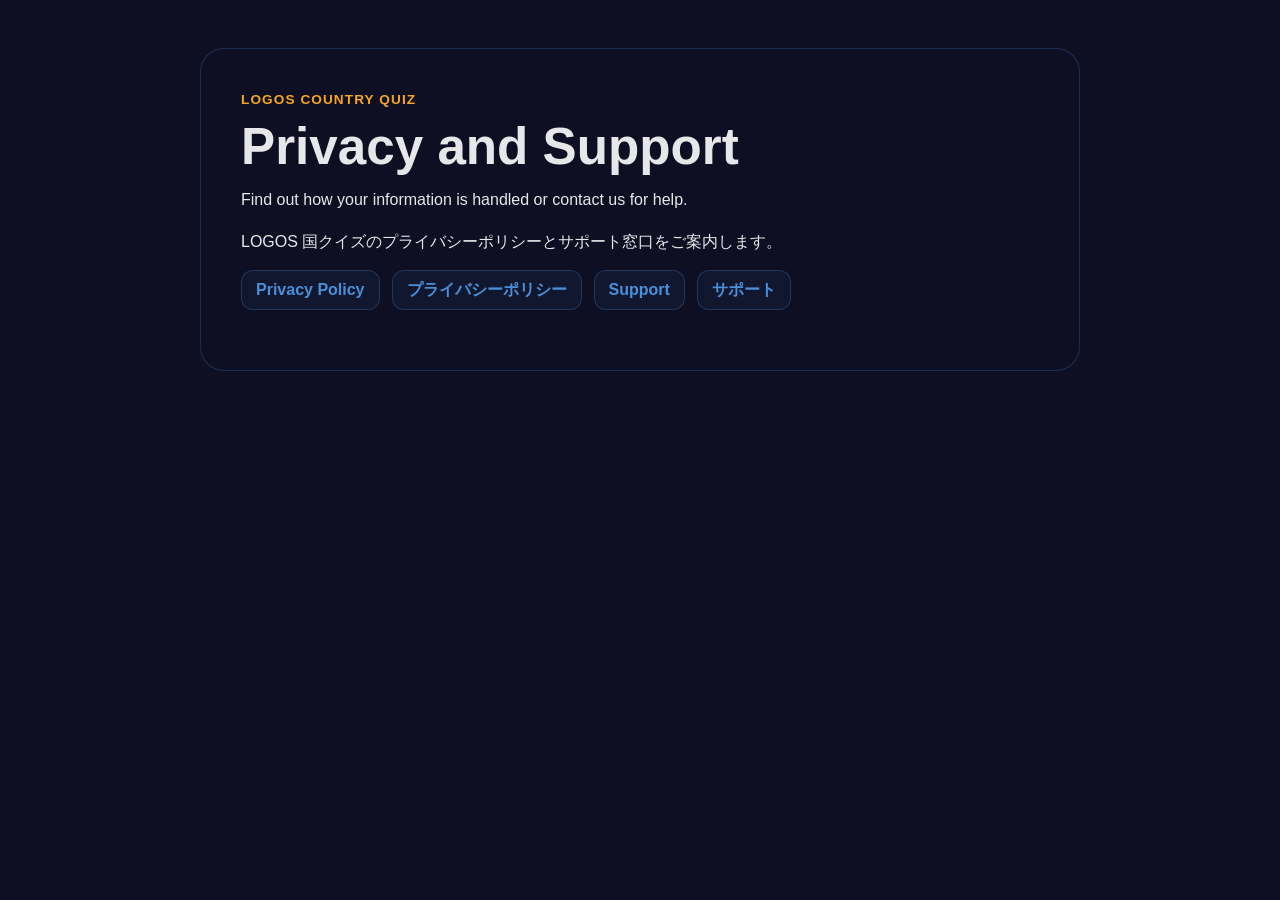
<file: index.html>
<!doctype html>
<html lang="en">
  <head>
    <meta charset="utf-8" />
    <meta name="viewport" content="width=device-width, initial-scale=1" />
    <title>LOGOS Country Quiz — Privacy and Support</title>
    <link rel="stylesheet" href="./styles.css?v=20260918" />
  </head>
  <body>
    <main>
      <section class="policy">
        <p class="eyebrow">LOGOS Country Quiz</p>
        <h1>Privacy and Support</h1>
        <p>Find out how your information is handled or contact us for help.</p>
        <p lang="ja">LOGOS 国クイズのプライバシーポリシーとサポート窓口をご案内します。</p>
        <div class="language-links">
          <a href="./flag-quiz/privacy/">Privacy Policy</a>
          <a href="./flag-quiz/privacy-ja/" lang="ja" hreflang="ja">プライバシーポリシー</a>
          <a href="./flag-quiz/support/">Support</a>
          <a href="./flag-quiz/support-ja/" lang="ja" hreflang="ja">サポート</a>
        </div>
      </section>
    </main>
  </body>
</html>
</file>
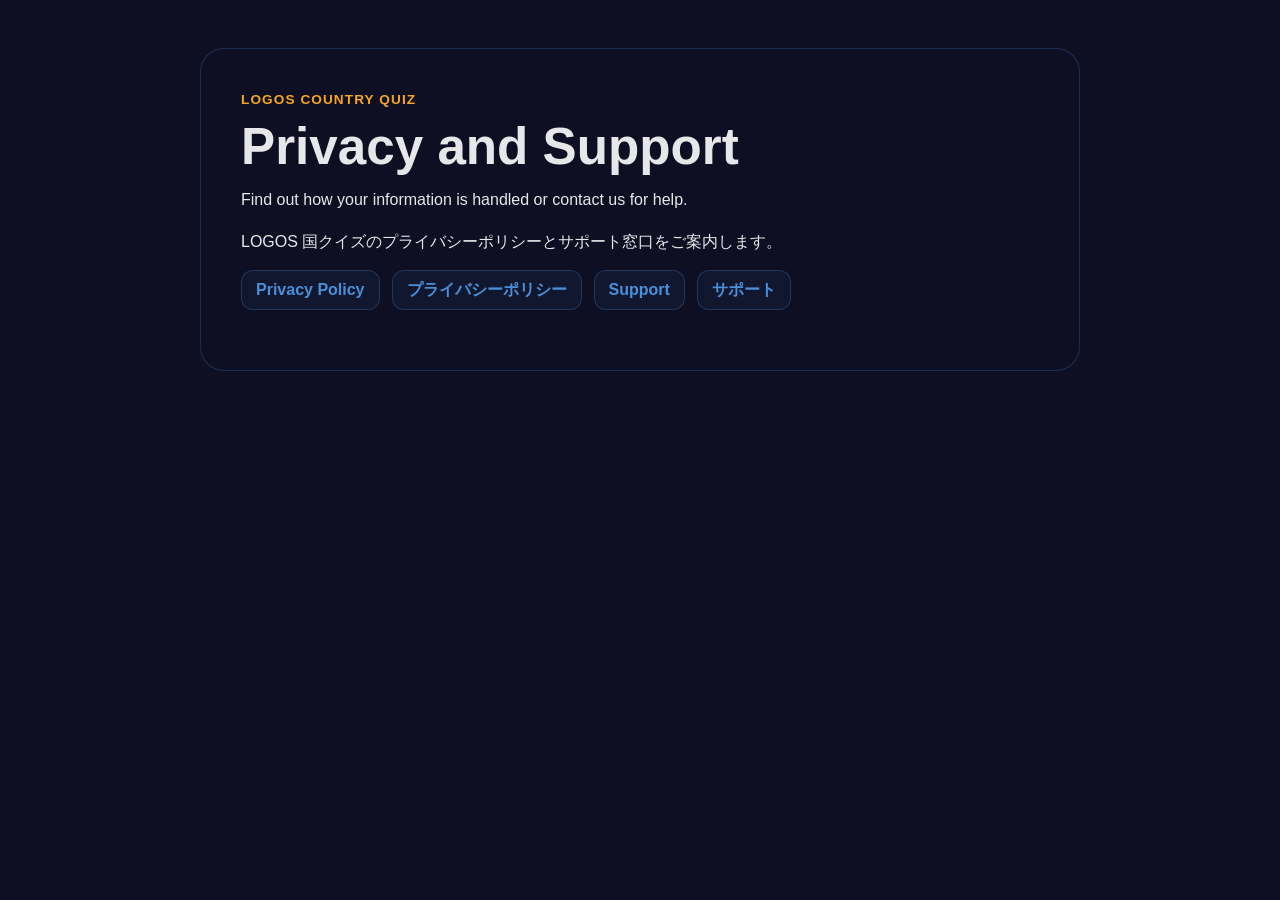
<file: flag-quiz/index.html>
<!doctype html>
<html lang="en">
  <head>
    <meta charset="utf-8" />
    <meta name="viewport" content="width=device-width, initial-scale=1" />
    <title>LOGOS Country Quiz — Privacy and Support</title>
    <link rel="stylesheet" href="../styles.css?v=20260918" />
  </head>
  <body>
    <main>
      <section class="policy">
        <p class="eyebrow">LOGOS Country Quiz</p>
        <h1>Privacy and Support</h1>
        <p>Find out how your information is handled or contact us for help.</p>
        <p lang="ja">LOGOS 国クイズのプライバシーポリシーとサポート窓口をご案内します。</p>
        <div class="language-links">
          <a href="./privacy/">Privacy Policy</a>
          <a href="./privacy-ja/" lang="ja" hreflang="ja">プライバシーポリシー</a>
          <a href="./support/">Support</a>
          <a href="./support-ja/" lang="ja" hreflang="ja">サポート</a>
        </div>
      </section>
    </main>
  </body>
</html>
</file>
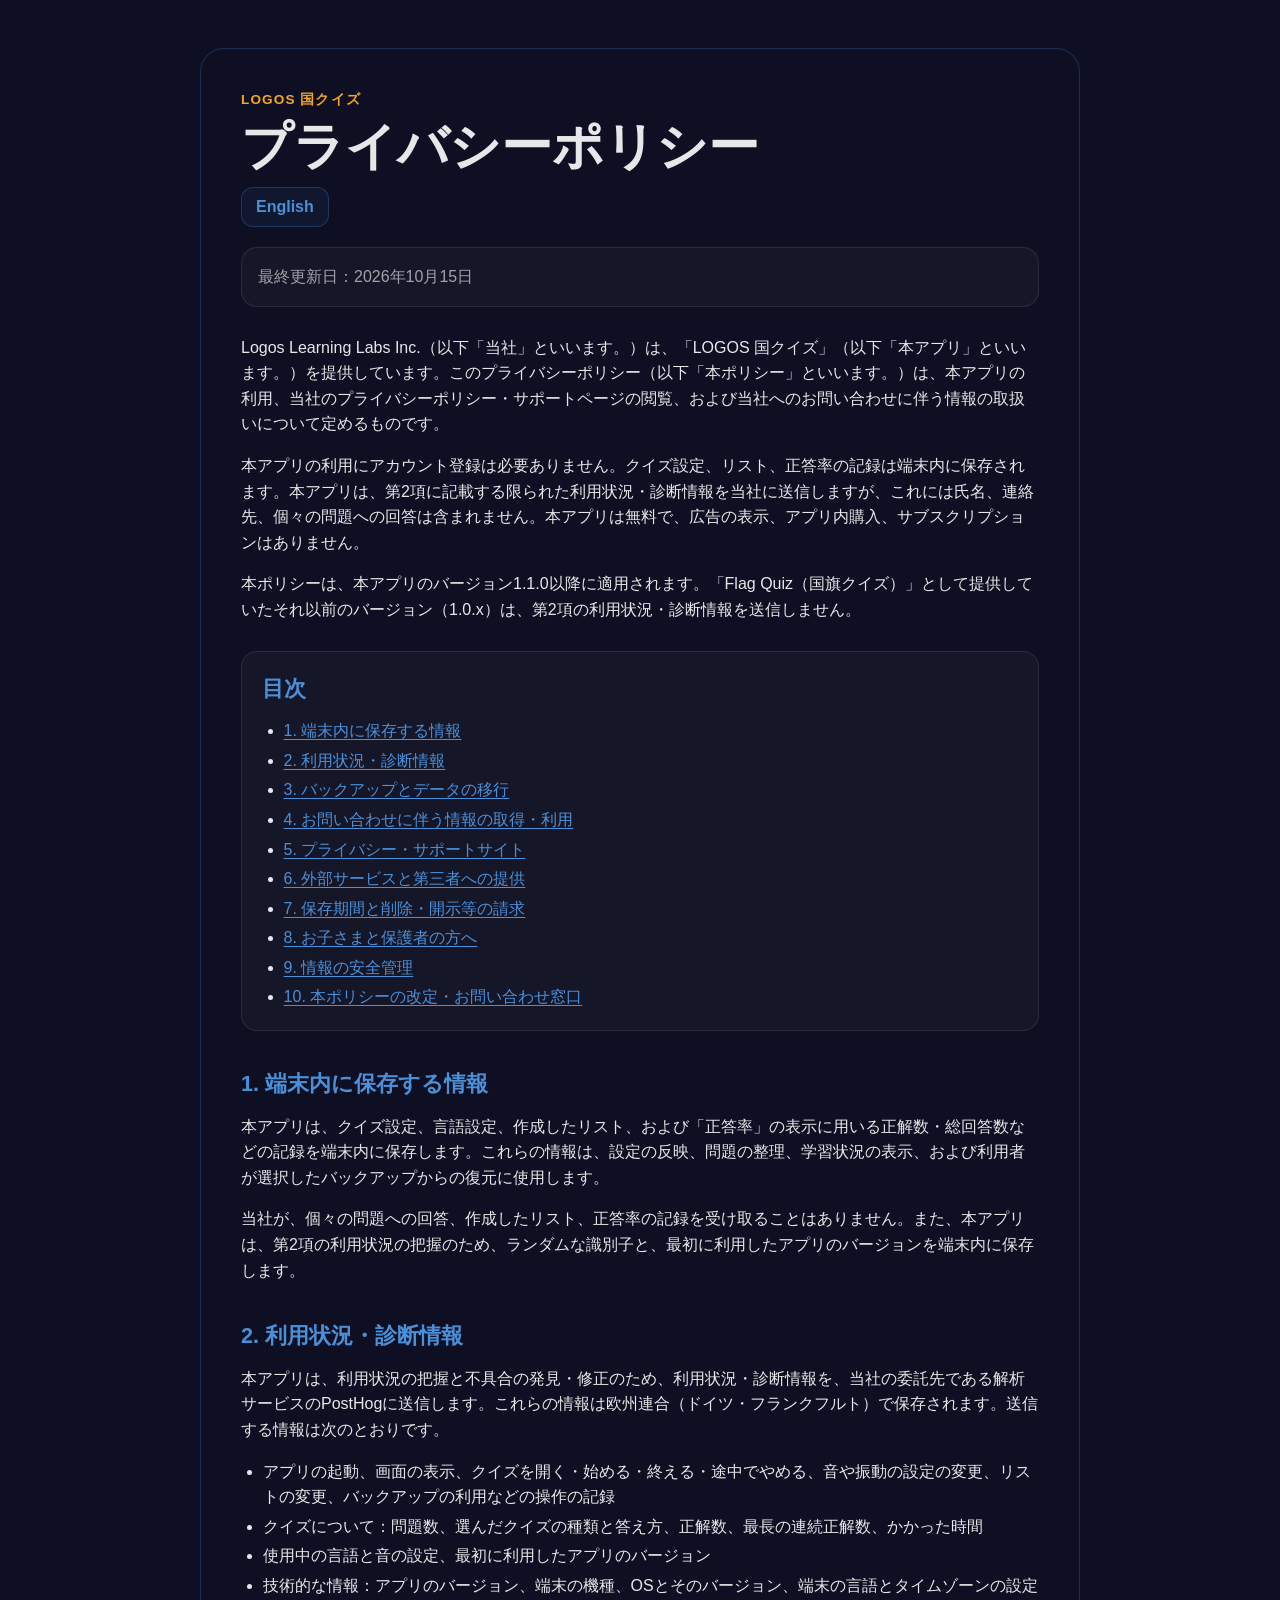
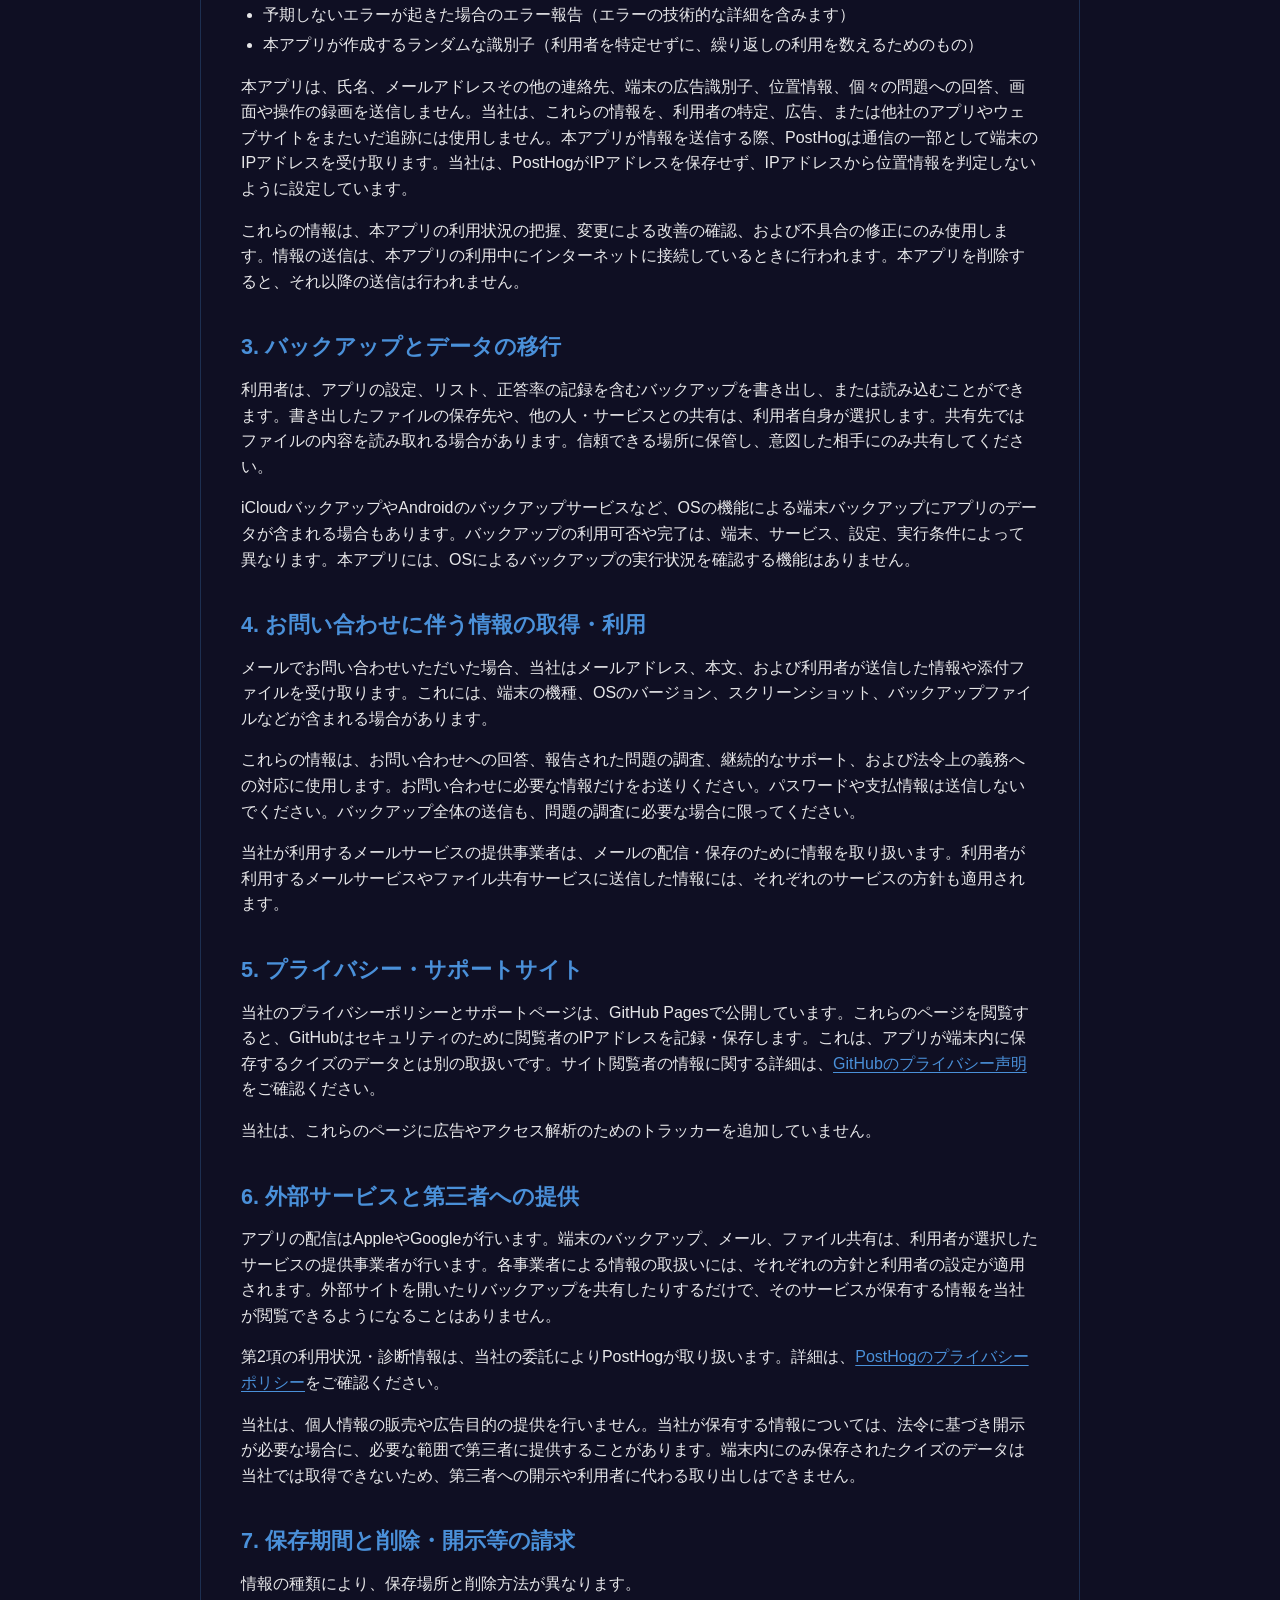
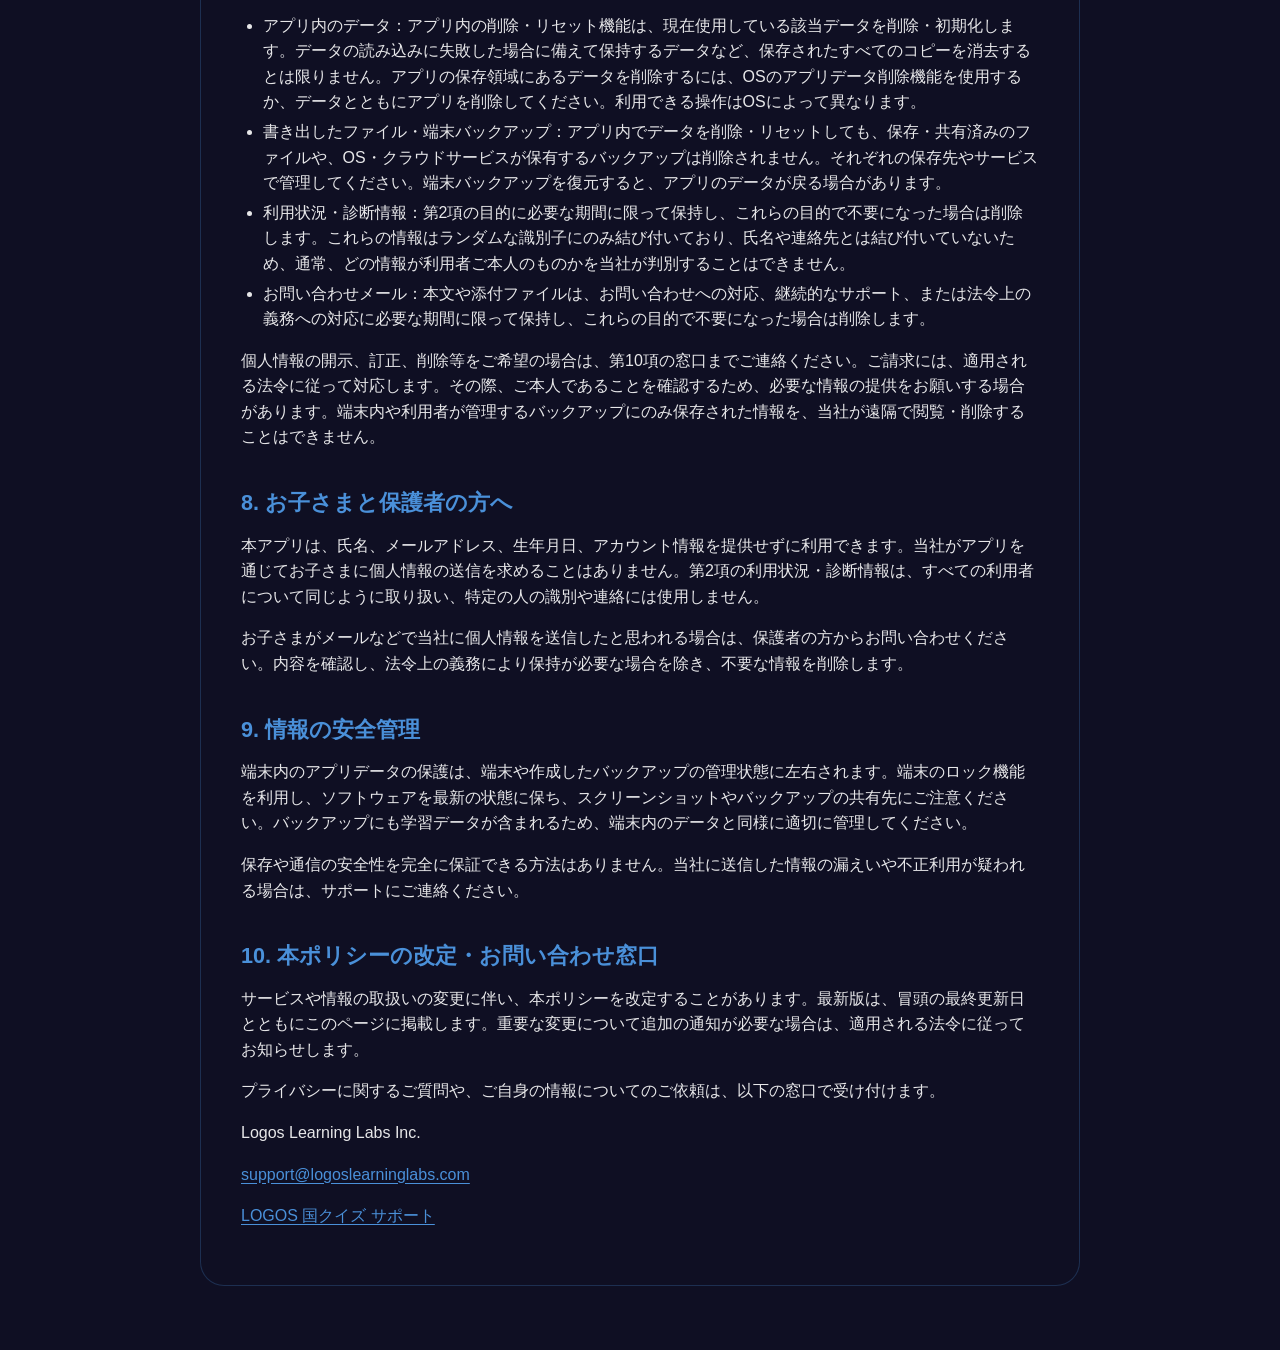
<file: flag-quiz/privacy-ja/index.html>
<!doctype html>
<html lang="ja">
  <head>
    <meta charset="utf-8" />
    <meta name="viewport" content="width=device-width, initial-scale=1" />
    <title>LOGOS 国クイズ プライバシーポリシー</title>
    <link rel="stylesheet" href="../../styles.css?v=20260918" />
  </head>
  <body>
    <main>
      <article class="policy">
        <p class="eyebrow">LOGOS 国クイズ</p>
        <h1>プライバシーポリシー</h1>
        <div class="language-links">
          <a href="../privacy/" lang="en" hreflang="en">English</a>
        </div>
        <p class="meta">最終更新日：2026年10月15日</p>
<p>Logos Learning Labs Inc.（以下「当社」といいます。）は、「LOGOS 国クイズ」（以下「本アプリ」といいます。）を提供しています。このプライバシーポリシー（以下「本ポリシー」といいます。）は、本アプリの利用、当社のプライバシーポリシー・サポートページの閲覧、および当社へのお問い合わせに伴う情報の取扱いについて定めるものです。</p>

<p>本アプリの利用にアカウント登録は必要ありません。クイズ設定、リスト、正答率の記録は端末内に保存されます。本アプリは、第2項に記載する限られた利用状況・診断情報を当社に送信しますが、これには氏名、連絡先、個々の問題への回答は含まれません。本アプリは無料で、広告の表示、アプリ内購入、サブスクリプションはありません。</p>

<p>本ポリシーは、本アプリのバージョン1.1.0以降に適用されます。「Flag Quiz（国旗クイズ）」として提供していたそれ以前のバージョン（1.0.x）は、第2項の利用状況・診断情報を送信しません。</p>

<nav class="contents" aria-label="目次">
<h2>目次</h2>
<ul>
<li><a href="#section-1">1. 端末内に保存する情報</a></li>
<li><a href="#section-2">2. 利用状況・診断情報</a></li>
<li><a href="#section-3">3. バックアップとデータの移行</a></li>
<li><a href="#section-4">4. お問い合わせに伴う情報の取得・利用</a></li>
<li><a href="#section-5">5. プライバシー・サポートサイト</a></li>
<li><a href="#section-6">6. 外部サービスと第三者への提供</a></li>
<li><a href="#section-7">7. 保存期間と削除・開示等の請求</a></li>
<li><a href="#section-8">8. お子さまと保護者の方へ</a></li>
<li><a href="#section-9">9. 情報の安全管理</a></li>
<li><a href="#section-10">10. 本ポリシーの改定・お問い合わせ窓口</a></li>
</ul>
</nav>
<h2 id="section-1">1. 端末内に保存する情報</h2>

<p>本アプリは、クイズ設定、言語設定、作成したリスト、および「正答率」の表示に用いる正解数・総回答数などの記録を端末内に保存します。これらの情報は、設定の反映、問題の整理、学習状況の表示、および利用者が選択したバックアップからの復元に使用します。</p>

<p>当社が、個々の問題への回答、作成したリスト、正答率の記録を受け取ることはありません。また、本アプリは、第2項の利用状況の把握のため、ランダムな識別子と、最初に利用したアプリのバージョンを端末内に保存します。</p>

<h2 id="section-2">2. 利用状況・診断情報</h2>

<p>本アプリは、利用状況の把握と不具合の発見・修正のため、利用状況・診断情報を、当社の委託先である解析サービスのPostHogに送信します。これらの情報は欧州連合（ドイツ・フランクフルト）で保存されます。送信する情報は次のとおりです。</p>

<ul>
<li>アプリの起動、画面の表示、クイズを開く・始める・終える・途中でやめる、音や振動の設定の変更、リストの変更、バックアップの利用などの操作の記録</li>
<li>クイズについて：問題数、選んだクイズの種類と答え方、正解数、最長の連続正解数、かかった時間</li>
<li>使用中の言語と音の設定、最初に利用したアプリのバージョン</li>
<li>技術的な情報：アプリのバージョン、端末の機種、OSとそのバージョン、端末の言語とタイムゾーンの設定</li>
<li>予期しないエラーが起きた場合のエラー報告（エラーの技術的な詳細を含みます）</li>
<li>本アプリが作成するランダムな識別子（利用者を特定せずに、繰り返しの利用を数えるためのもの）</li>
</ul>

<p>本アプリは、氏名、メールアドレスその他の連絡先、端末の広告識別子、位置情報、個々の問題への回答、画面や操作の録画を送信しません。当社は、これらの情報を、利用者の特定、広告、または他社のアプリやウェブサイトをまたいだ追跡には使用しません。本アプリが情報を送信する際、PostHogは通信の一部として端末のIPアドレスを受け取ります。当社は、PostHogがIPアドレスを保存せず、IPアドレスから位置情報を判定しないように設定しています。</p>

<p>これらの情報は、本アプリの利用状況の把握、変更による改善の確認、および不具合の修正にのみ使用します。情報の送信は、本アプリの利用中にインターネットに接続しているときに行われます。本アプリを削除すると、それ以降の送信は行われません。</p>

<h2 id="section-3">3. バックアップとデータの移行</h2>

<p>利用者は、アプリの設定、リスト、正答率の記録を含むバックアップを書き出し、または読み込むことができます。書き出したファイルの保存先や、他の人・サービスとの共有は、利用者自身が選択します。共有先ではファイルの内容を読み取れる場合があります。信頼できる場所に保管し、意図した相手にのみ共有してください。</p>

<p>iCloudバックアップやAndroidのバックアップサービスなど、OSの機能による端末バックアップにアプリのデータが含まれる場合もあります。バックアップの利用可否や完了は、端末、サービス、設定、実行条件によって異なります。本アプリには、OSによるバックアップの実行状況を確認する機能はありません。</p>

<h2 id="section-4">4. お問い合わせに伴う情報の取得・利用</h2>

<p>メールでお問い合わせいただいた場合、当社はメールアドレス、本文、および利用者が送信した情報や添付ファイルを受け取ります。これには、端末の機種、OSのバージョン、スクリーンショット、バックアップファイルなどが含まれる場合があります。</p>

<p>これらの情報は、お問い合わせへの回答、報告された問題の調査、継続的なサポート、および法令上の義務への対応に使用します。お問い合わせに必要な情報だけをお送りください。パスワードや支払情報は送信しないでください。バックアップ全体の送信も、問題の調査に必要な場合に限ってください。</p>

<p>当社が利用するメールサービスの提供事業者は、メールの配信・保存のために情報を取り扱います。利用者が利用するメールサービスやファイル共有サービスに送信した情報には、それぞれのサービスの方針も適用されます。</p>

<h2 id="section-5">5. プライバシー・サポートサイト</h2>

<p>当社のプライバシーポリシーとサポートページは、GitHub Pagesで公開しています。これらのページを閲覧すると、GitHubはセキュリティのために閲覧者のIPアドレスを記録・保存します。これは、アプリが端末内に保存するクイズのデータとは別の取扱いです。サイト閲覧者の情報に関する詳細は、<a href="https://docs.github.com/en/site-policy/privacy-policies/github-general-privacy-statement">GitHubのプライバシー声明</a>をご確認ください。</p>

<p>当社は、これらのページに広告やアクセス解析のためのトラッカーを追加していません。</p>

<h2 id="section-6">6. 外部サービスと第三者への提供</h2>

<p>アプリの配信はAppleやGoogleが行います。端末のバックアップ、メール、ファイル共有は、利用者が選択したサービスの提供事業者が行います。各事業者による情報の取扱いには、それぞれの方針と利用者の設定が適用されます。外部サイトを開いたりバックアップを共有したりするだけで、そのサービスが保有する情報を当社が閲覧できるようになることはありません。</p>

<p>第2項の利用状況・診断情報は、当社の委託によりPostHogが取り扱います。詳細は、<a href="https://posthog.com/privacy">PostHogのプライバシーポリシー</a>をご確認ください。</p>

<p>当社は、個人情報の販売や広告目的の提供を行いません。当社が保有する情報については、法令に基づき開示が必要な場合に、必要な範囲で第三者に提供することがあります。端末内にのみ保存されたクイズのデータは当社では取得できないため、第三者への開示や利用者に代わる取り出しはできません。</p>

<h2 id="section-7">7. 保存期間と削除・開示等の請求</h2>

<p>情報の種類により、保存場所と削除方法が異なります。</p>

<ul>
<li>アプリ内のデータ：アプリ内の削除・リセット機能は、現在使用している該当データを削除・初期化します。データの読み込みに失敗した場合に備えて保持するデータなど、保存されたすべてのコピーを消去するとは限りません。アプリの保存領域にあるデータを削除するには、OSのアプリデータ削除機能を使用するか、データとともにアプリを削除してください。利用できる操作はOSによって異なります。</li>
<li>書き出したファイル・端末バックアップ：アプリ内でデータを削除・リセットしても、保存・共有済みのファイルや、OS・クラウドサービスが保有するバックアップは削除されません。それぞれの保存先やサービスで管理してください。端末バックアップを復元すると、アプリのデータが戻る場合があります。</li>
<li>利用状況・診断情報：第2項の目的に必要な期間に限って保持し、これらの目的で不要になった場合は削除します。これらの情報はランダムな識別子にのみ結び付いており、氏名や連絡先とは結び付いていないため、通常、どの情報が利用者ご本人のものかを当社が判別することはできません。</li>
<li>お問い合わせメール：本文や添付ファイルは、お問い合わせへの対応、継続的なサポート、または法令上の義務への対応に必要な期間に限って保持し、これらの目的で不要になった場合は削除します。</li>
</ul>

<p>個人情報の開示、訂正、削除等をご希望の場合は、第10項の窓口までご連絡ください。ご請求には、適用される法令に従って対応します。その際、ご本人であることを確認するため、必要な情報の提供をお願いする場合があります。端末内や利用者が管理するバックアップにのみ保存された情報を、当社が遠隔で閲覧・削除することはできません。</p>

<h2 id="section-8">8. お子さまと保護者の方へ</h2>

<p>本アプリは、氏名、メールアドレス、生年月日、アカウント情報を提供せずに利用できます。当社がアプリを通じてお子さまに個人情報の送信を求めることはありません。第2項の利用状況・診断情報は、すべての利用者について同じように取り扱い、特定の人の識別や連絡には使用しません。</p>

<p>お子さまがメールなどで当社に個人情報を送信したと思われる場合は、保護者の方からお問い合わせください。内容を確認し、法令上の義務により保持が必要な場合を除き、不要な情報を削除します。</p>

<h2 id="section-9">9. 情報の安全管理</h2>

<p>端末内のアプリデータの保護は、端末や作成したバックアップの管理状態に左右されます。端末のロック機能を利用し、ソフトウェアを最新の状態に保ち、スクリーンショットやバックアップの共有先にご注意ください。バックアップにも学習データが含まれるため、端末内のデータと同様に適切に管理してください。</p>

<p>保存や通信の安全性を完全に保証できる方法はありません。当社に送信した情報の漏えいや不正利用が疑われる場合は、サポートにご連絡ください。</p>

<h2 id="section-10">10. 本ポリシーの改定・お問い合わせ窓口</h2>

<p>サービスや情報の取扱いの変更に伴い、本ポリシーを改定することがあります。最新版は、冒頭の最終更新日とともにこのページに掲載します。重要な変更について追加の通知が必要な場合は、適用される法令に従ってお知らせします。</p>

<p>プライバシーに関するご質問や、ご自身の情報についてのご依頼は、以下の窓口で受け付けます。</p>

<p>Logos Learning Labs Inc.</p>

<p><a href="mailto:support@logoslearninglabs.com">support@logoslearninglabs.com</a></p>

<p><a href="../support-ja/">LOGOS 国クイズ サポート</a></p>
      </article>
    </main>
  </body>
</html>
</file>
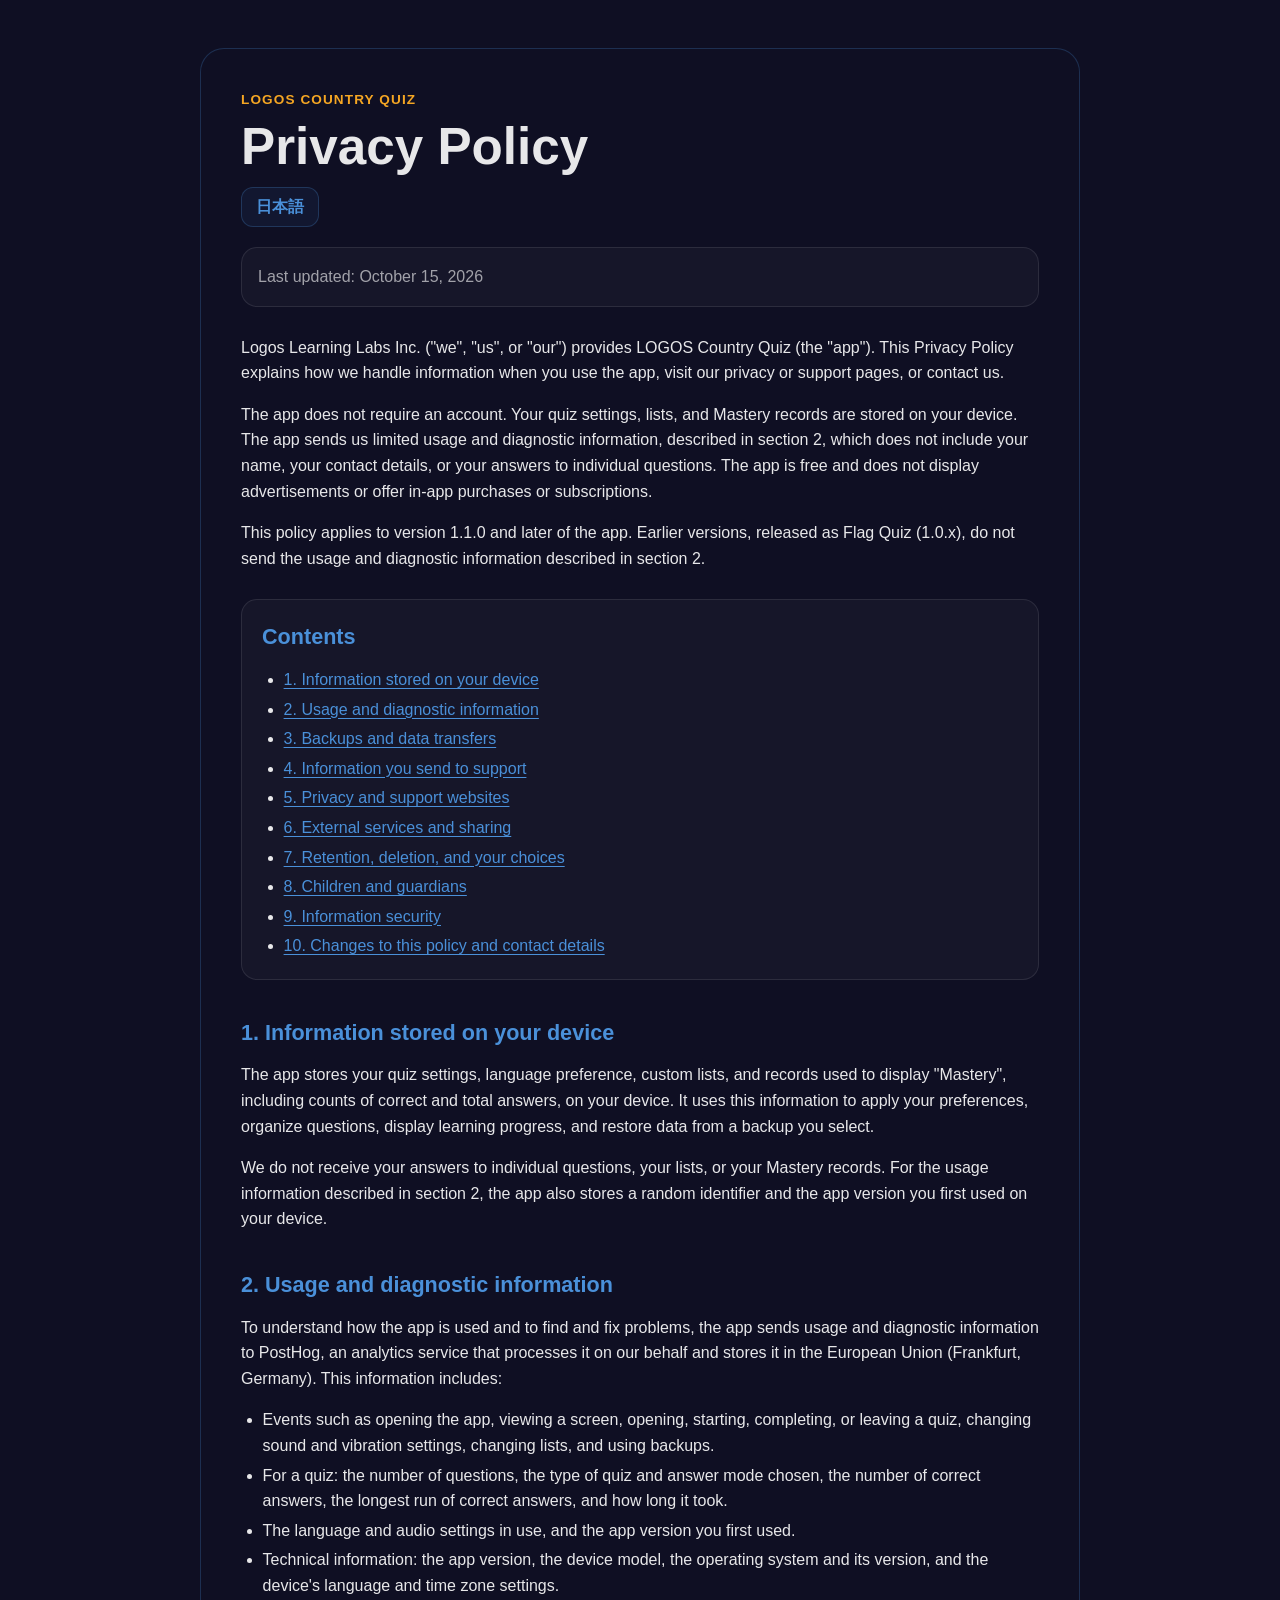
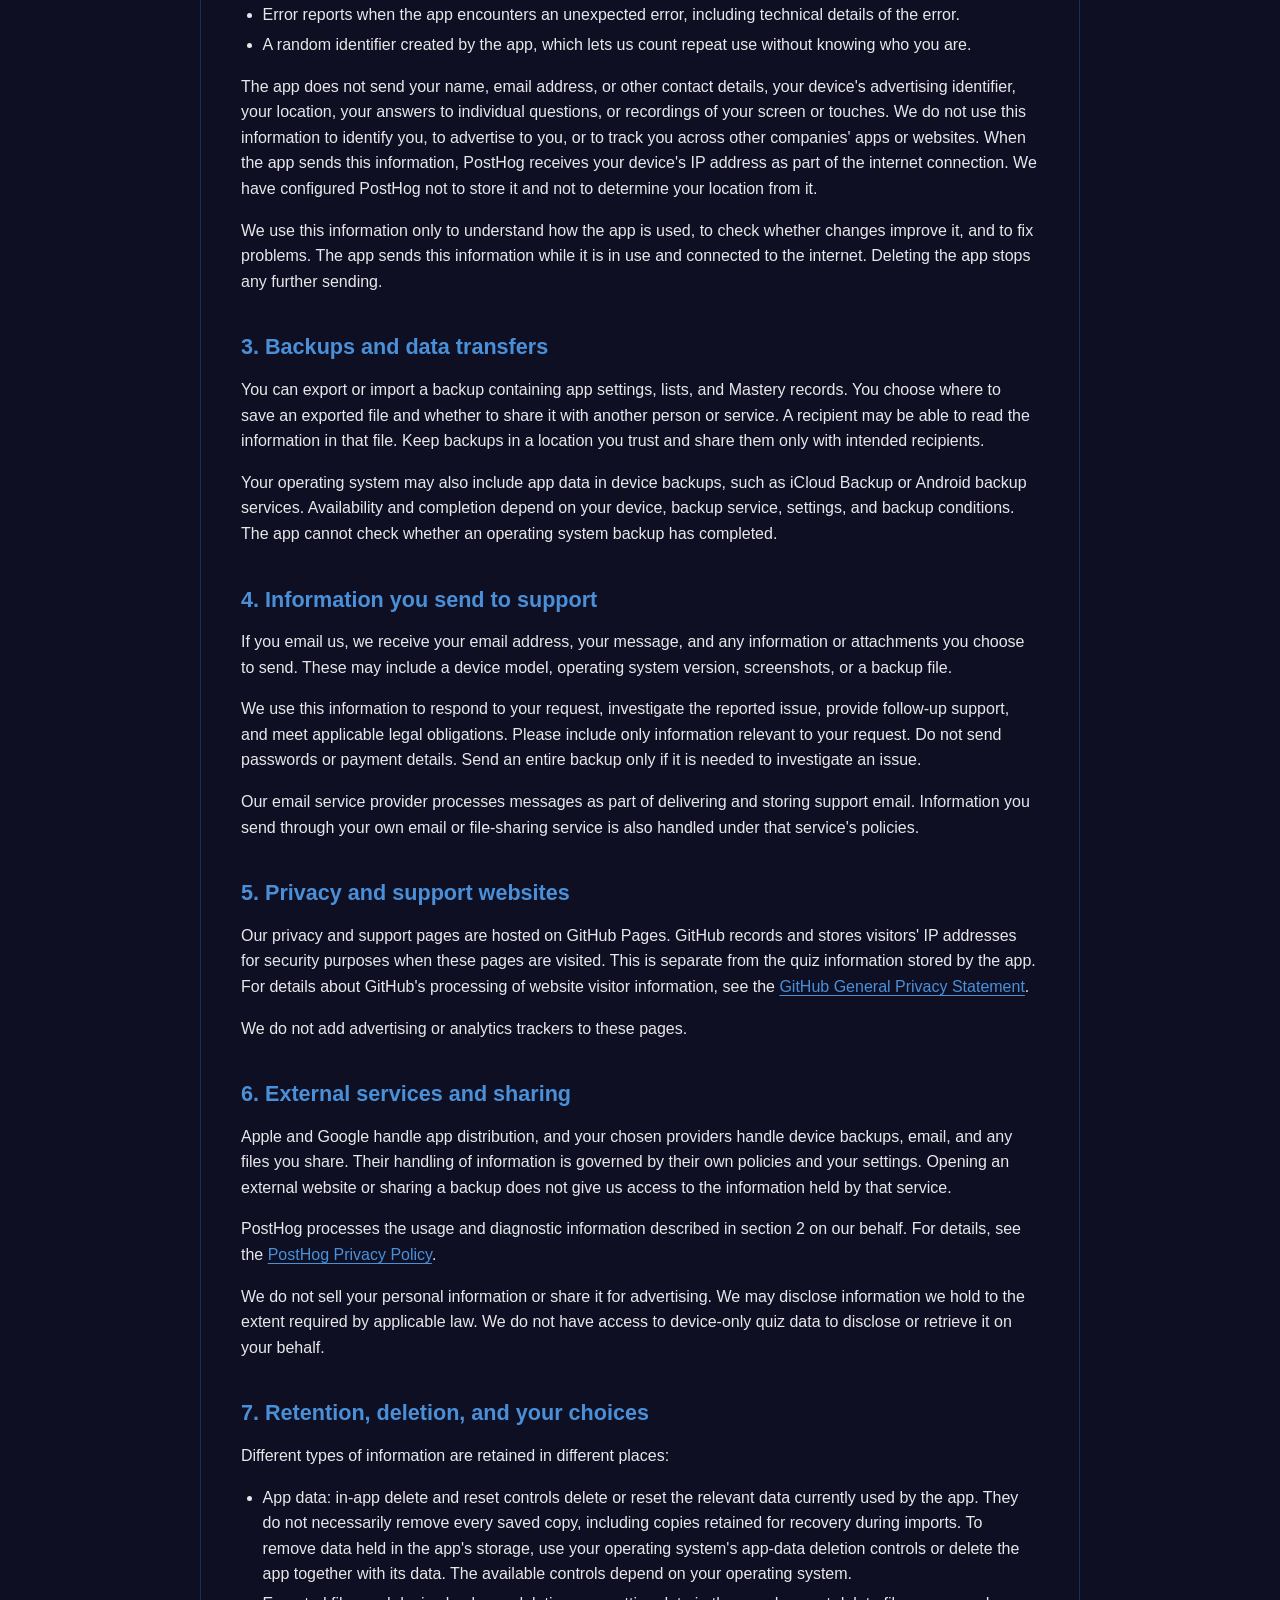
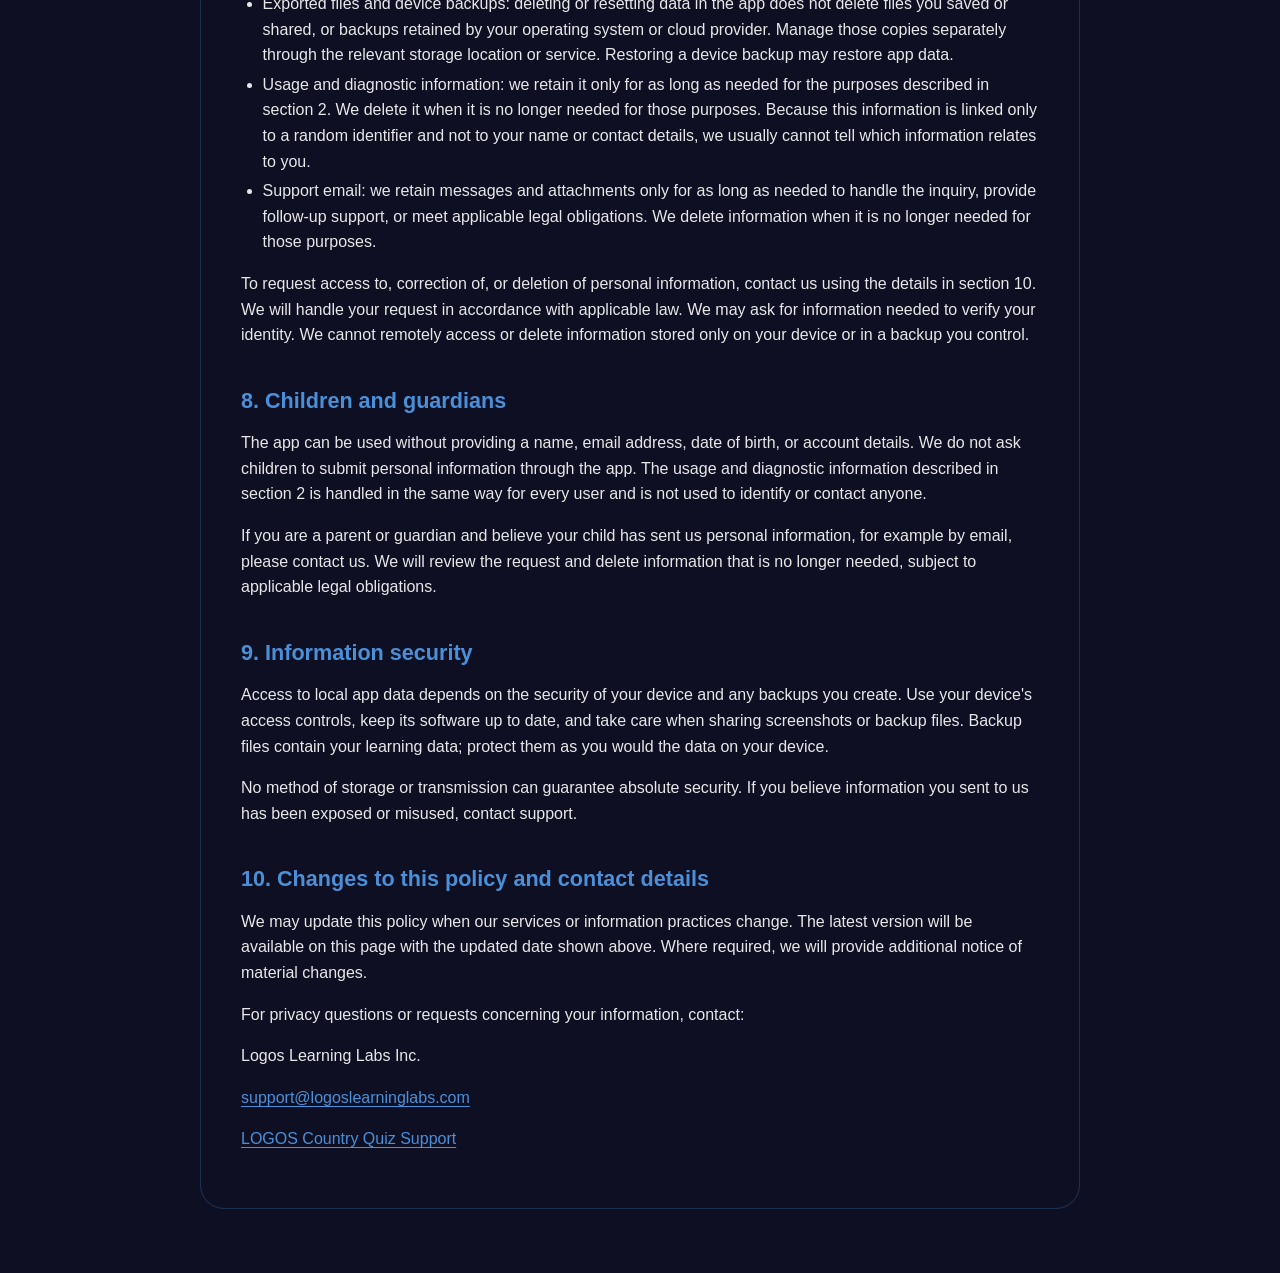
<file: flag-quiz/privacy/index.html>
<!doctype html>
<html lang="en">
  <head>
    <meta charset="utf-8" />
    <meta name="viewport" content="width=device-width, initial-scale=1" />
    <title>LOGOS Country Quiz Privacy Policy</title>
    <link rel="stylesheet" href="../../styles.css?v=20260918" />
  </head>
  <body>
    <main>
      <article class="policy">
        <p class="eyebrow">LOGOS Country Quiz</p>
        <h1>Privacy Policy</h1>
        <div class="language-links">
          <a href="../privacy-ja/" lang="ja" hreflang="ja">日本語</a>
        </div>
        <p class="meta">Last updated: October 15, 2026</p>
<p>Logos Learning Labs Inc. (&quot;we&quot;, &quot;us&quot;, or &quot;our&quot;) provides LOGOS Country Quiz (the &quot;app&quot;). This Privacy Policy explains how we handle information when you use the app, visit our privacy or support pages, or contact us.</p>

<p>The app does not require an account. Your quiz settings, lists, and Mastery records are stored on your device. The app sends us limited usage and diagnostic information, described in section 2, which does not include your name, your contact details, or your answers to individual questions. The app is free and does not display advertisements or offer in-app purchases or subscriptions.</p>

<p>This policy applies to version 1.1.0 and later of the app. Earlier versions, released as Flag Quiz (1.0.x), do not send the usage and diagnostic information described in section 2.</p>

<nav class="contents" aria-label="Contents">
<h2>Contents</h2>
<ul>
<li><a href="#section-1">1. Information stored on your device</a></li>
<li><a href="#section-2">2. Usage and diagnostic information</a></li>
<li><a href="#section-3">3. Backups and data transfers</a></li>
<li><a href="#section-4">4. Information you send to support</a></li>
<li><a href="#section-5">5. Privacy and support websites</a></li>
<li><a href="#section-6">6. External services and sharing</a></li>
<li><a href="#section-7">7. Retention, deletion, and your choices</a></li>
<li><a href="#section-8">8. Children and guardians</a></li>
<li><a href="#section-9">9. Information security</a></li>
<li><a href="#section-10">10. Changes to this policy and contact details</a></li>
</ul>
</nav>
<h2 id="section-1">1. Information stored on your device</h2>

<p>The app stores your quiz settings, language preference, custom lists, and records used to display &quot;Mastery&quot;, including counts of correct and total answers, on your device. It uses this information to apply your preferences, organize questions, display learning progress, and restore data from a backup you select.</p>

<p>We do not receive your answers to individual questions, your lists, or your Mastery records. For the usage information described in section 2, the app also stores a random identifier and the app version you first used on your device.</p>

<h2 id="section-2">2. Usage and diagnostic information</h2>

<p>To understand how the app is used and to find and fix problems, the app sends usage and diagnostic information to PostHog, an analytics service that processes it on our behalf and stores it in the European Union (Frankfurt, Germany). This information includes:</p>

<ul>
<li>Events such as opening the app, viewing a screen, opening, starting, completing, or leaving a quiz, changing sound and vibration settings, changing lists, and using backups.</li>
<li>For a quiz: the number of questions, the type of quiz and answer mode chosen, the number of correct answers, the longest run of correct answers, and how long it took.</li>
<li>The language and audio settings in use, and the app version you first used.</li>
<li>Technical information: the app version, the device model, the operating system and its version, and the device&#39;s language and time zone settings.</li>
<li>Error reports when the app encounters an unexpected error, including technical details of the error.</li>
<li>A random identifier created by the app, which lets us count repeat use without knowing who you are.</li>
</ul>

<p>The app does not send your name, email address, or other contact details, your device&#39;s advertising identifier, your location, your answers to individual questions, or recordings of your screen or touches. We do not use this information to identify you, to advertise to you, or to track you across other companies&#39; apps or websites. When the app sends this information, PostHog receives your device&#39;s IP address as part of the internet connection. We have configured PostHog not to store it and not to determine your location from it.</p>

<p>We use this information only to understand how the app is used, to check whether changes improve it, and to fix problems. The app sends this information while it is in use and connected to the internet. Deleting the app stops any further sending.</p>

<h2 id="section-3">3. Backups and data transfers</h2>

<p>You can export or import a backup containing app settings, lists, and Mastery records. You choose where to save an exported file and whether to share it with another person or service. A recipient may be able to read the information in that file. Keep backups in a location you trust and share them only with intended recipients.</p>

<p>Your operating system may also include app data in device backups, such as iCloud Backup or Android backup services. Availability and completion depend on your device, backup service, settings, and backup conditions. The app cannot check whether an operating system backup has completed.</p>

<h2 id="section-4">4. Information you send to support</h2>

<p>If you email us, we receive your email address, your message, and any information or attachments you choose to send. These may include a device model, operating system version, screenshots, or a backup file.</p>

<p>We use this information to respond to your request, investigate the reported issue, provide follow-up support, and meet applicable legal obligations. Please include only information relevant to your request. Do not send passwords or payment details. Send an entire backup only if it is needed to investigate an issue.</p>

<p>Our email service provider processes messages as part of delivering and storing support email. Information you send through your own email or file-sharing service is also handled under that service&#39;s policies.</p>

<h2 id="section-5">5. Privacy and support websites</h2>

<p>Our privacy and support pages are hosted on GitHub Pages. GitHub records and stores visitors&#39; IP addresses for security purposes when these pages are visited. This is separate from the quiz information stored by the app. For details about GitHub&#39;s processing of website visitor information, see the <a href="https://docs.github.com/en/site-policy/privacy-policies/github-general-privacy-statement">GitHub General Privacy Statement</a>.</p>

<p>We do not add advertising or analytics trackers to these pages.</p>

<h2 id="section-6">6. External services and sharing</h2>

<p>Apple and Google handle app distribution, and your chosen providers handle device backups, email, and any files you share. Their handling of information is governed by their own policies and your settings. Opening an external website or sharing a backup does not give us access to the information held by that service.</p>

<p>PostHog processes the usage and diagnostic information described in section 2 on our behalf. For details, see the <a href="https://posthog.com/privacy">PostHog Privacy Policy</a>.</p>

<p>We do not sell your personal information or share it for advertising. We may disclose information we hold to the extent required by applicable law. We do not have access to device-only quiz data to disclose or retrieve it on your behalf.</p>

<h2 id="section-7">7. Retention, deletion, and your choices</h2>

<p>Different types of information are retained in different places:</p>

<ul>
<li>App data: in-app delete and reset controls delete or reset the relevant data currently used by the app. They do not necessarily remove every saved copy, including copies retained for recovery during imports. To remove data held in the app&#39;s storage, use your operating system&#39;s app-data deletion controls or delete the app together with its data. The available controls depend on your operating system.</li>
<li>Exported files and device backups: deleting or resetting data in the app does not delete files you saved or shared, or backups retained by your operating system or cloud provider. Manage those copies separately through the relevant storage location or service. Restoring a device backup may restore app data.</li>
<li>Usage and diagnostic information: we retain it only for as long as needed for the purposes described in section 2. We delete it when it is no longer needed for those purposes. Because this information is linked only to a random identifier and not to your name or contact details, we usually cannot tell which information relates to you.</li>
<li>Support email: we retain messages and attachments only for as long as needed to handle the inquiry, provide follow-up support, or meet applicable legal obligations. We delete information when it is no longer needed for those purposes.</li>
</ul>

<p>To request access to, correction of, or deletion of personal information, contact us using the details in section 10. We will handle your request in accordance with applicable law. We may ask for information needed to verify your identity. We cannot remotely access or delete information stored only on your device or in a backup you control.</p>

<h2 id="section-8">8. Children and guardians</h2>

<p>The app can be used without providing a name, email address, date of birth, or account details. We do not ask children to submit personal information through the app. The usage and diagnostic information described in section 2 is handled in the same way for every user and is not used to identify or contact anyone.</p>

<p>If you are a parent or guardian and believe your child has sent us personal information, for example by email, please contact us. We will review the request and delete information that is no longer needed, subject to applicable legal obligations.</p>

<h2 id="section-9">9. Information security</h2>

<p>Access to local app data depends on the security of your device and any backups you create. Use your device&#39;s access controls, keep its software up to date, and take care when sharing screenshots or backup files. Backup files contain your learning data; protect them as you would the data on your device.</p>

<p>No method of storage or transmission can guarantee absolute security. If you believe information you sent to us has been exposed or misused, contact support.</p>

<h2 id="section-10">10. Changes to this policy and contact details</h2>

<p>We may update this policy when our services or information practices change. The latest version will be available on this page with the updated date shown above. Where required, we will provide additional notice of material changes.</p>

<p>For privacy questions or requests concerning your information, contact:</p>

<p>Logos Learning Labs Inc.</p>

<p><a href="mailto:support@logoslearninglabs.com">support@logoslearninglabs.com</a></p>

<p><a href="../support/">LOGOS Country Quiz Support</a></p>
      </article>
    </main>
  </body>
</html>
</file>
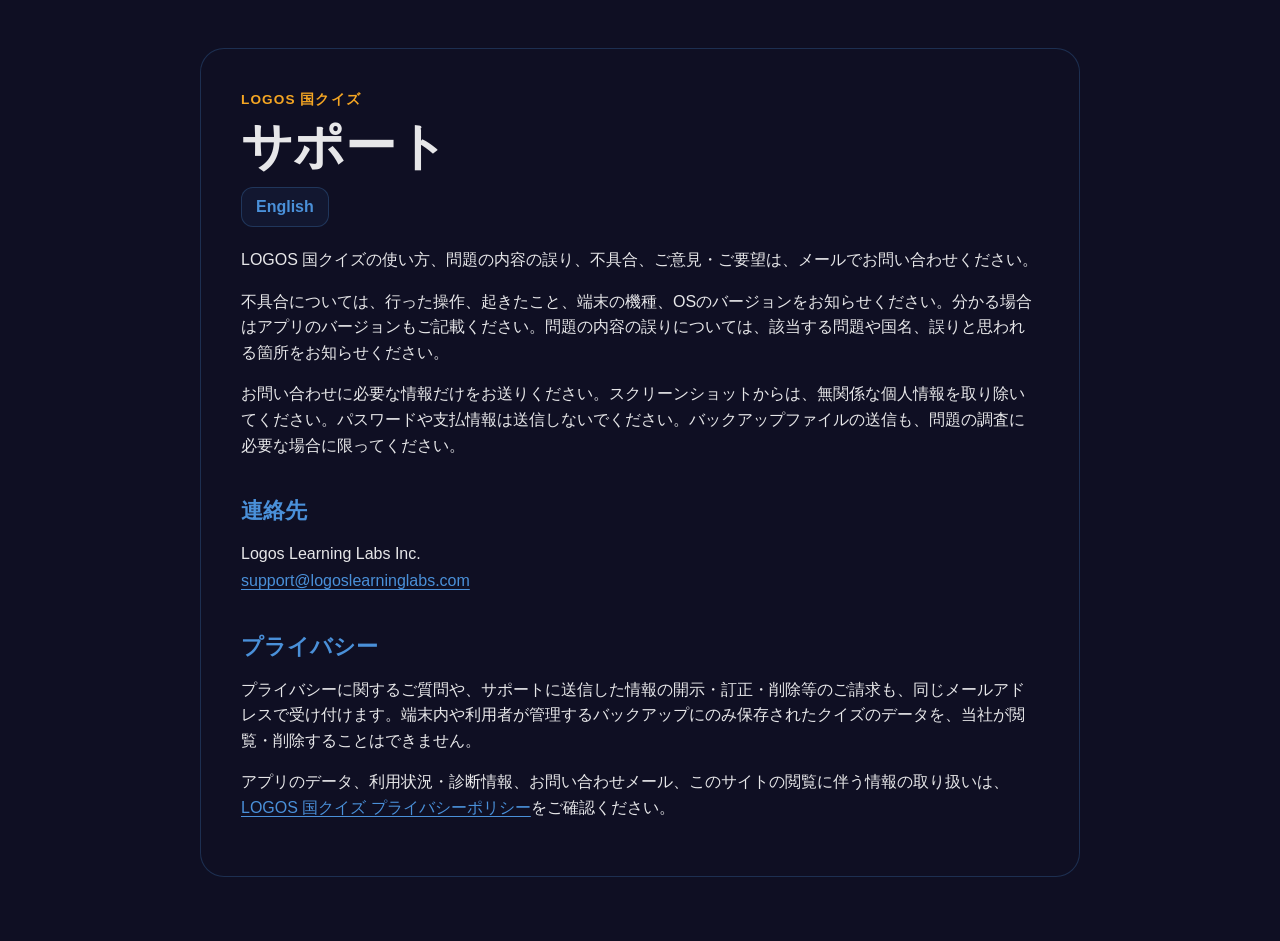
<file: flag-quiz/support-ja/index.html>
<!doctype html>
<html lang="ja">
  <head>
    <meta charset="utf-8" />
    <meta name="viewport" content="width=device-width, initial-scale=1" />
    <title>LOGOS 国クイズ サポート</title>
    <link rel="stylesheet" href="../../styles.css?v=20260918" />
  </head>
  <body>
    <main>
      <article class="policy">
        <p class="eyebrow">LOGOS 国クイズ</p>
        <h1>サポート</h1>
        <div class="language-links">
          <a href="../support/" lang="en" hreflang="en">English</a>
        </div>

        <p>
          LOGOS 国クイズの使い方、問題の内容の誤り、不具合、ご意見・ご要望は、メールでお問い合わせください。
        </p>
        <p>
          不具合については、行った操作、起きたこと、端末の機種、OSのバージョンをお知らせください。分かる場合はアプリのバージョンもご記載ください。問題の内容の誤りについては、該当する問題や国名、誤りと思われる箇所をお知らせください。
        </p>
        <p>
          お問い合わせに必要な情報だけをお送りください。スクリーンショットからは、無関係な個人情報を取り除いてください。パスワードや支払情報は送信しないでください。バックアップファイルの送信も、問題の調査に必要な場合に限ってください。
        </p>

        <h2>連絡先</h2>
        <div class="contact-block">
          <p>Logos Learning Labs Inc.</p>
          <p>
            <a href="mailto:support@logoslearninglabs.com">support@logoslearninglabs.com</a>
          </p>
        </div>

        <h2>プライバシー</h2>
        <p>
          プライバシーに関するご質問や、サポートに送信した情報の開示・訂正・削除等のご請求も、同じメールアドレスで受け付けます。端末内や利用者が管理するバックアップにのみ保存されたクイズのデータを、当社が閲覧・削除することはできません。
        </p>
        <p>
          アプリのデータ、利用状況・診断情報、お問い合わせメール、このサイトの閲覧に伴う情報の取り扱いは、<a href="../privacy-ja/">LOGOS 国クイズ プライバシーポリシー</a>をご確認ください。
        </p>
      </article>
    </main>
  </body>
</html>
</file>
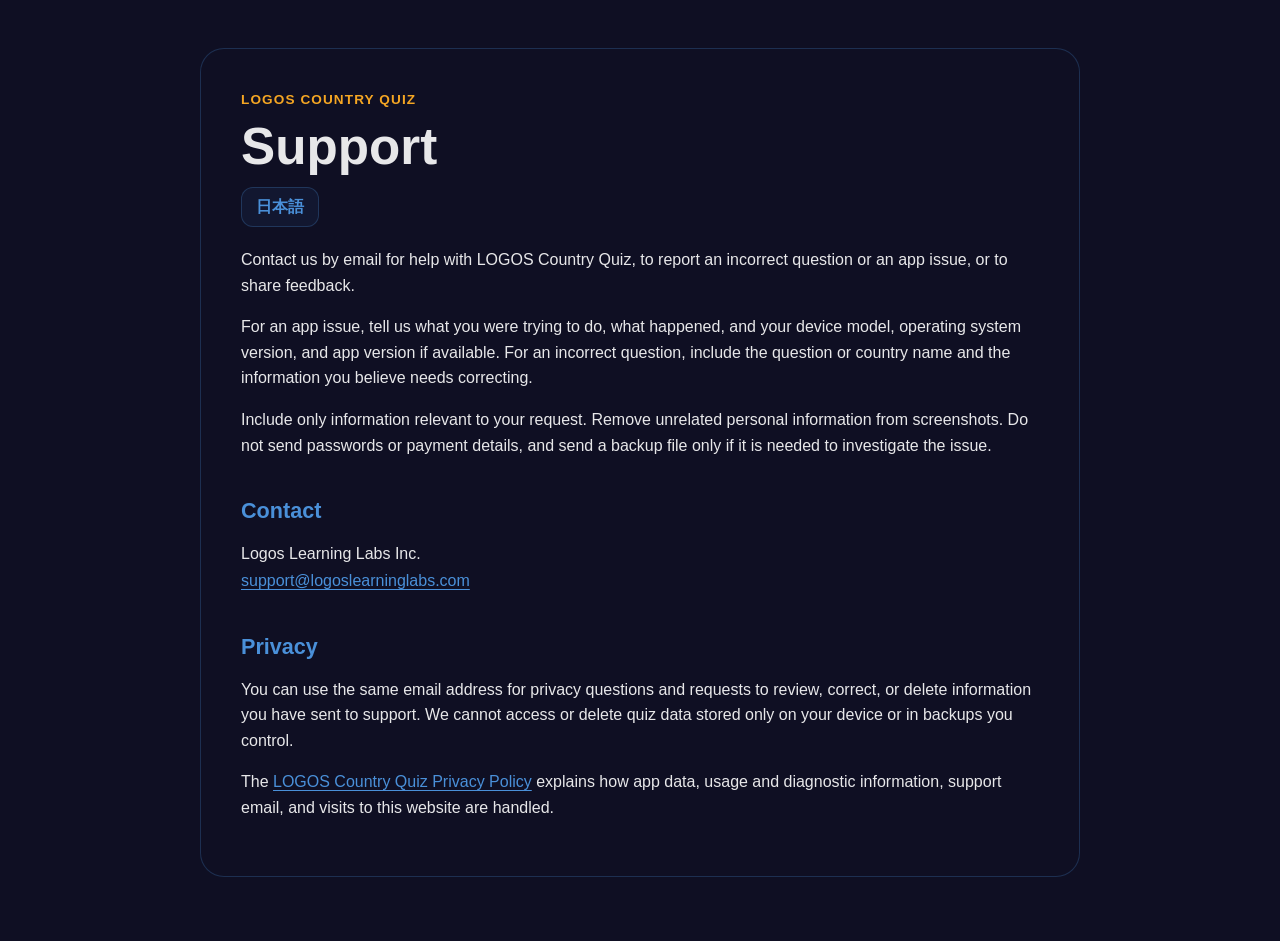
<file: flag-quiz/support/index.html>
<!doctype html>
<html lang="en">
  <head>
    <meta charset="utf-8" />
    <meta name="viewport" content="width=device-width, initial-scale=1" />
    <title>LOGOS Country Quiz Support</title>
    <link rel="stylesheet" href="../../styles.css?v=20260918" />
  </head>
  <body>
    <main>
      <article class="policy">
        <p class="eyebrow">LOGOS Country Quiz</p>
        <h1>Support</h1>
        <div class="language-links">
          <a href="../support-ja/" lang="ja" hreflang="ja">日本語</a>
        </div>

        <p>
          Contact us by email for help with LOGOS Country Quiz, to report an incorrect question or an app issue, or to share feedback.
        </p>
        <p>
          For an app issue, tell us what you were trying to do, what happened, and your device model, operating system version, and app version if available. For an incorrect question, include the question or country name and the information you believe needs correcting.
        </p>
        <p>
          Include only information relevant to your request. Remove unrelated personal information from screenshots. Do not send passwords or payment details, and send a backup file only if it is needed to investigate the issue.
        </p>

        <h2>Contact</h2>
        <div class="contact-block">
          <p>Logos Learning Labs Inc.</p>
          <p>
            <a href="mailto:support@logoslearninglabs.com">support@logoslearninglabs.com</a>
          </p>
        </div>

        <h2>Privacy</h2>
        <p>
          You can use the same email address for privacy questions and requests to review, correct, or delete information you have sent to support. We cannot access or delete quiz data stored only on your device or in backups you control.
        </p>
        <p>
          The <a href="../privacy/">LOGOS Country Quiz Privacy Policy</a> explains how app data, usage and diagnostic information, support email, and visits to this website are handled.
        </p>
      </article>
    </main>
  </body>
</html>
</file>
<file: styles.css>
:root {
  color-scheme: dark;
  --background: #0f0f23;
  --surface: #0f0f23;
  --card: rgba(255, 255, 255, 0.031);
  --card-strong: rgba(255, 255, 255, 0.071);
  --text: #ffffff;
  --text-90: rgba(255, 255, 255, 0.9);
  --text-70: rgba(255, 255, 255, 0.67);
  --text-55: rgba(255, 255, 255, 0.52);
  --muted: rgba(255, 255, 255, 0.6);
  --line: rgba(255, 255, 255, 0.094);
  --line-strong: rgba(255, 255, 255, 0.14);
  --accent: #4a90d9;
  --accent-soft: rgba(74, 144, 217, 0.071);
  --accent-line: rgba(74, 144, 217, 0.25);
  --secondary: #f5a623;
}

* {
  box-sizing: border-box;
}

body {
  margin: 0;
  background: var(--background);
  color: var(--text-90);
  font-family:
    -apple-system,
    BlinkMacSystemFont,
    "Segoe UI",
    sans-serif;
  line-height: 1.6;
}

main {
  width: min(880px, calc(100% - 32px));
  margin: 0 auto;
  padding: 48px 0 64px;
}

.policy {
  background: var(--surface);
  border: 1px solid rgba(74, 144, 217, 0.25);
  border-radius: 24px;
  padding: clamp(20px, 4.5vw, 40px);
}

.eyebrow {
  margin: 0 0 8px;
  color: var(--secondary);
  font-size: 0.85rem;
  font-weight: 700;
  letter-spacing: 0.08em;
  text-transform: uppercase;
}

h1 {
  margin: 0 0 12px;
  font-size: clamp(2rem, 6vw, 3.2rem);
  line-height: 1.1;
}

h2 {
  margin: 36px 0 12px;
  color: var(--accent);
  font-size: 1.35rem;
}

p {
  margin: 0 0 16px;
  overflow-wrap: anywhere;
}

ul {
  margin: 0 0 16px;
  padding-left: 1.35rem;
}

li + li {
  margin-top: 4px;
}

.contents {
  margin: 28px 0;
  padding: 20px;
  border: 1px solid var(--line);
  border-radius: 16px;
  background: var(--card);
}

.contents h2 {
  margin: 0 0 12px;
}

.contents ul {
  margin-bottom: 0;
}

h2[id] {
  scroll-margin-top: 24px;
}

a {
  color: var(--accent);
  text-underline-offset: 3px;
}

a:hover {
  color: #7db9f0;
}

.meta {
  display: grid;
  gap: 4px;
  margin: 20px 0 28px;
  padding: 16px;
  border: 1px solid var(--line);
  border-radius: 16px;
  background: var(--card);
  color: var(--muted);
}

.language-links {
  display: flex;
  flex-wrap: wrap;
  gap: 12px;
  margin-bottom: 20px;
}

.language-links a {
  display: inline-flex;
  align-items: center;
  min-height: 40px;
  padding: 0 14px;
  border: 1px solid var(--accent-line);
  border-radius: 12px;
  background: var(--accent-soft);
  text-decoration: none;
  font-weight: 700;
}

.language-links a:hover {
  background: rgba(74, 144, 217, 0.12);
}

.contact-block {
  display: grid;
  gap: 2px;
  margin: 0 0 16px;
}

.contact-block p {
  margin: 0;
}

footer {
  margin-top: 32px;
  color: var(--muted);
  font-size: 0.9rem;
}

::selection {
  background: rgba(245, 166, 35, 0.35);
}

@media print {
  :root {
    color-scheme: light;
    --background: #ffffff;
    --surface: #ffffff;
    --text: #111827;
    --text-90: #111827;
    --muted: #4b5563;
    --line: #d1d5db;
    --accent: #1d4ed8;
  }

  body {
    background: #ffffff;
  }

  main {
    width: 100%;
    padding: 0;
  }

  .policy {
    border: 0;
    box-shadow: none;
  }
}
</file>
